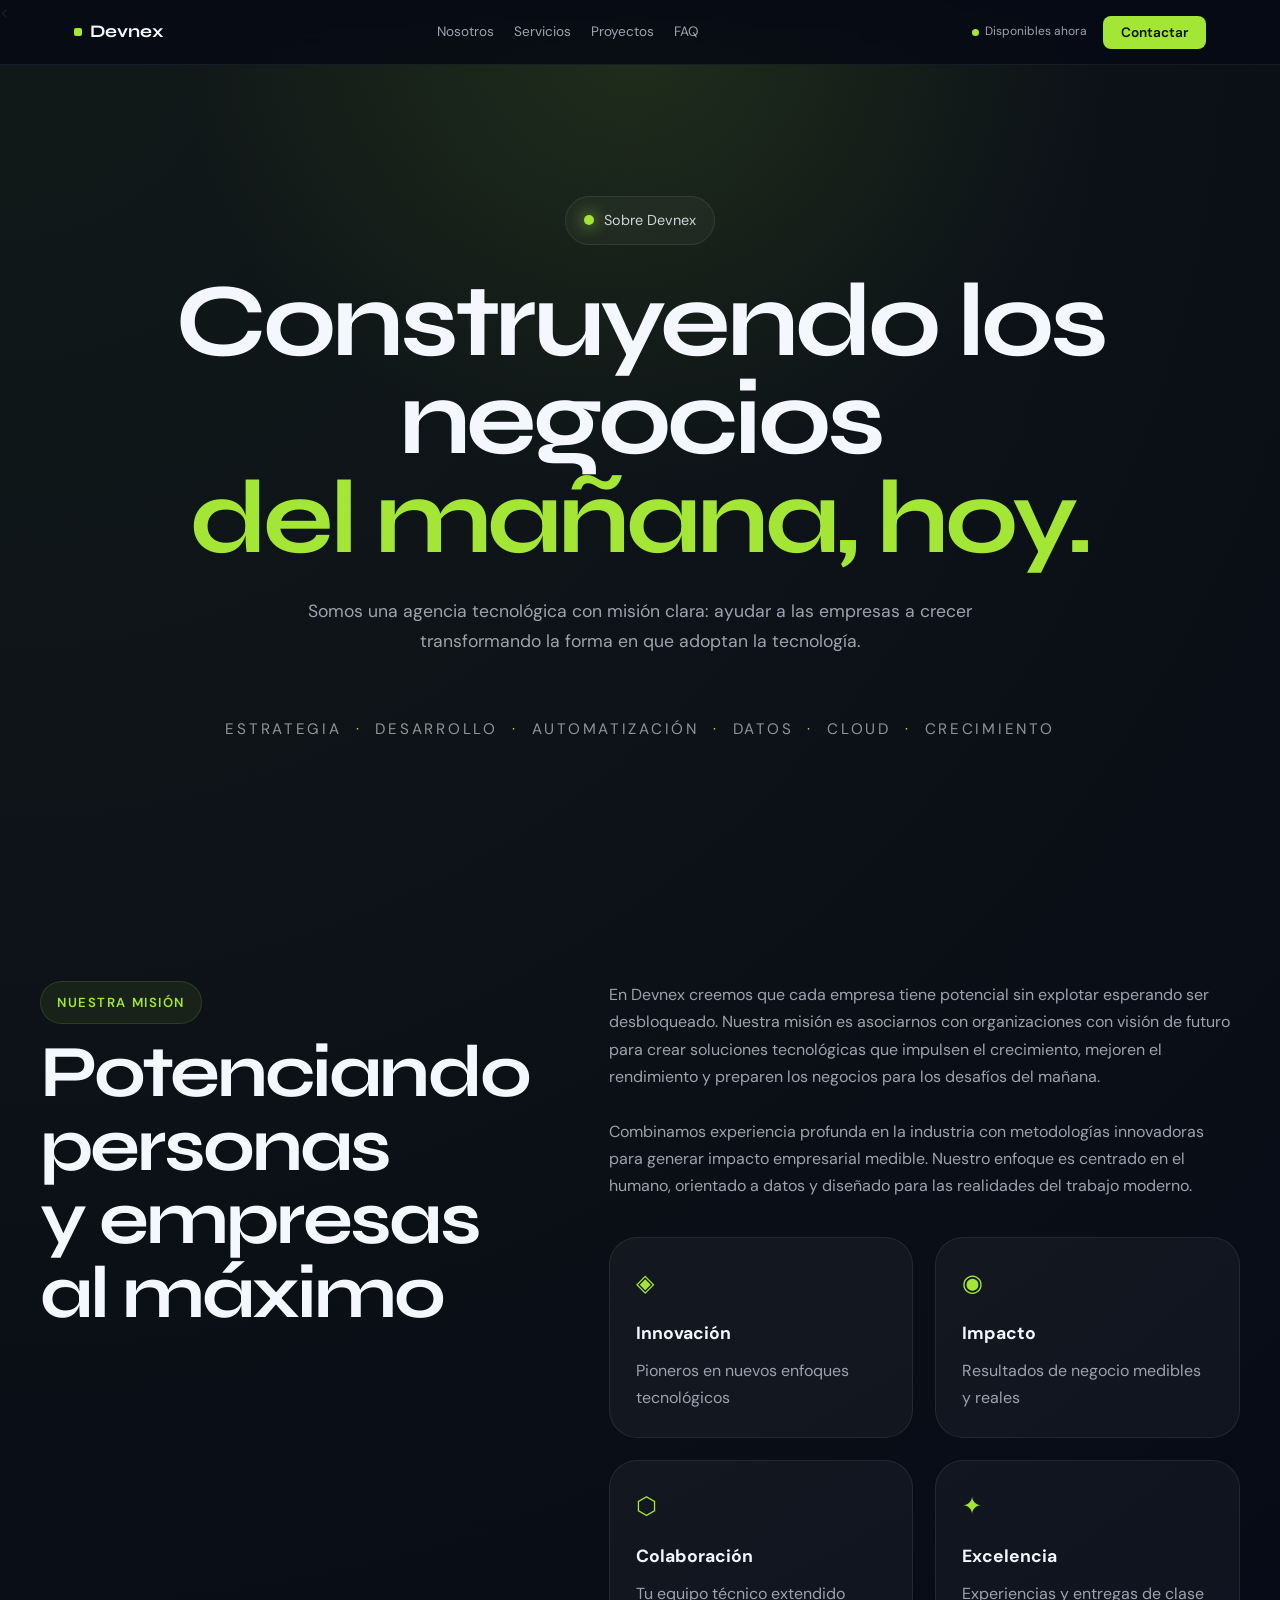
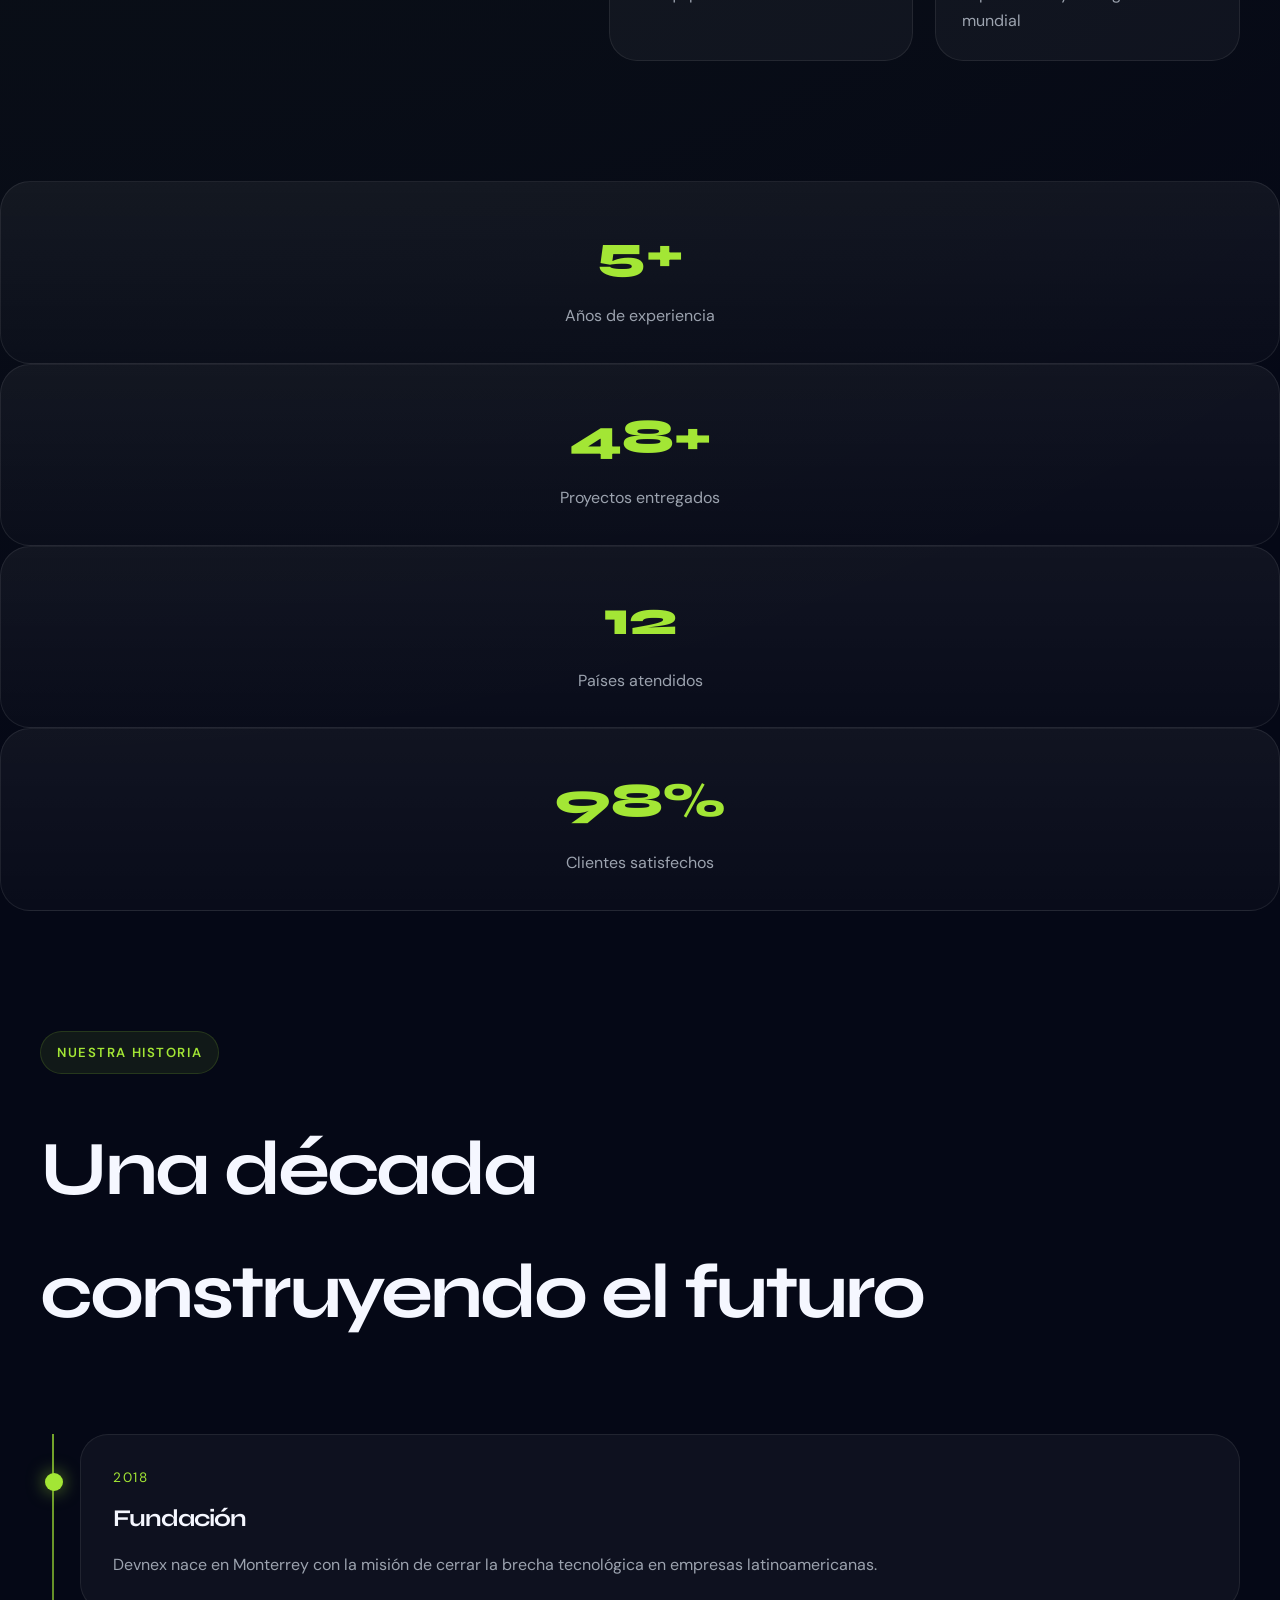
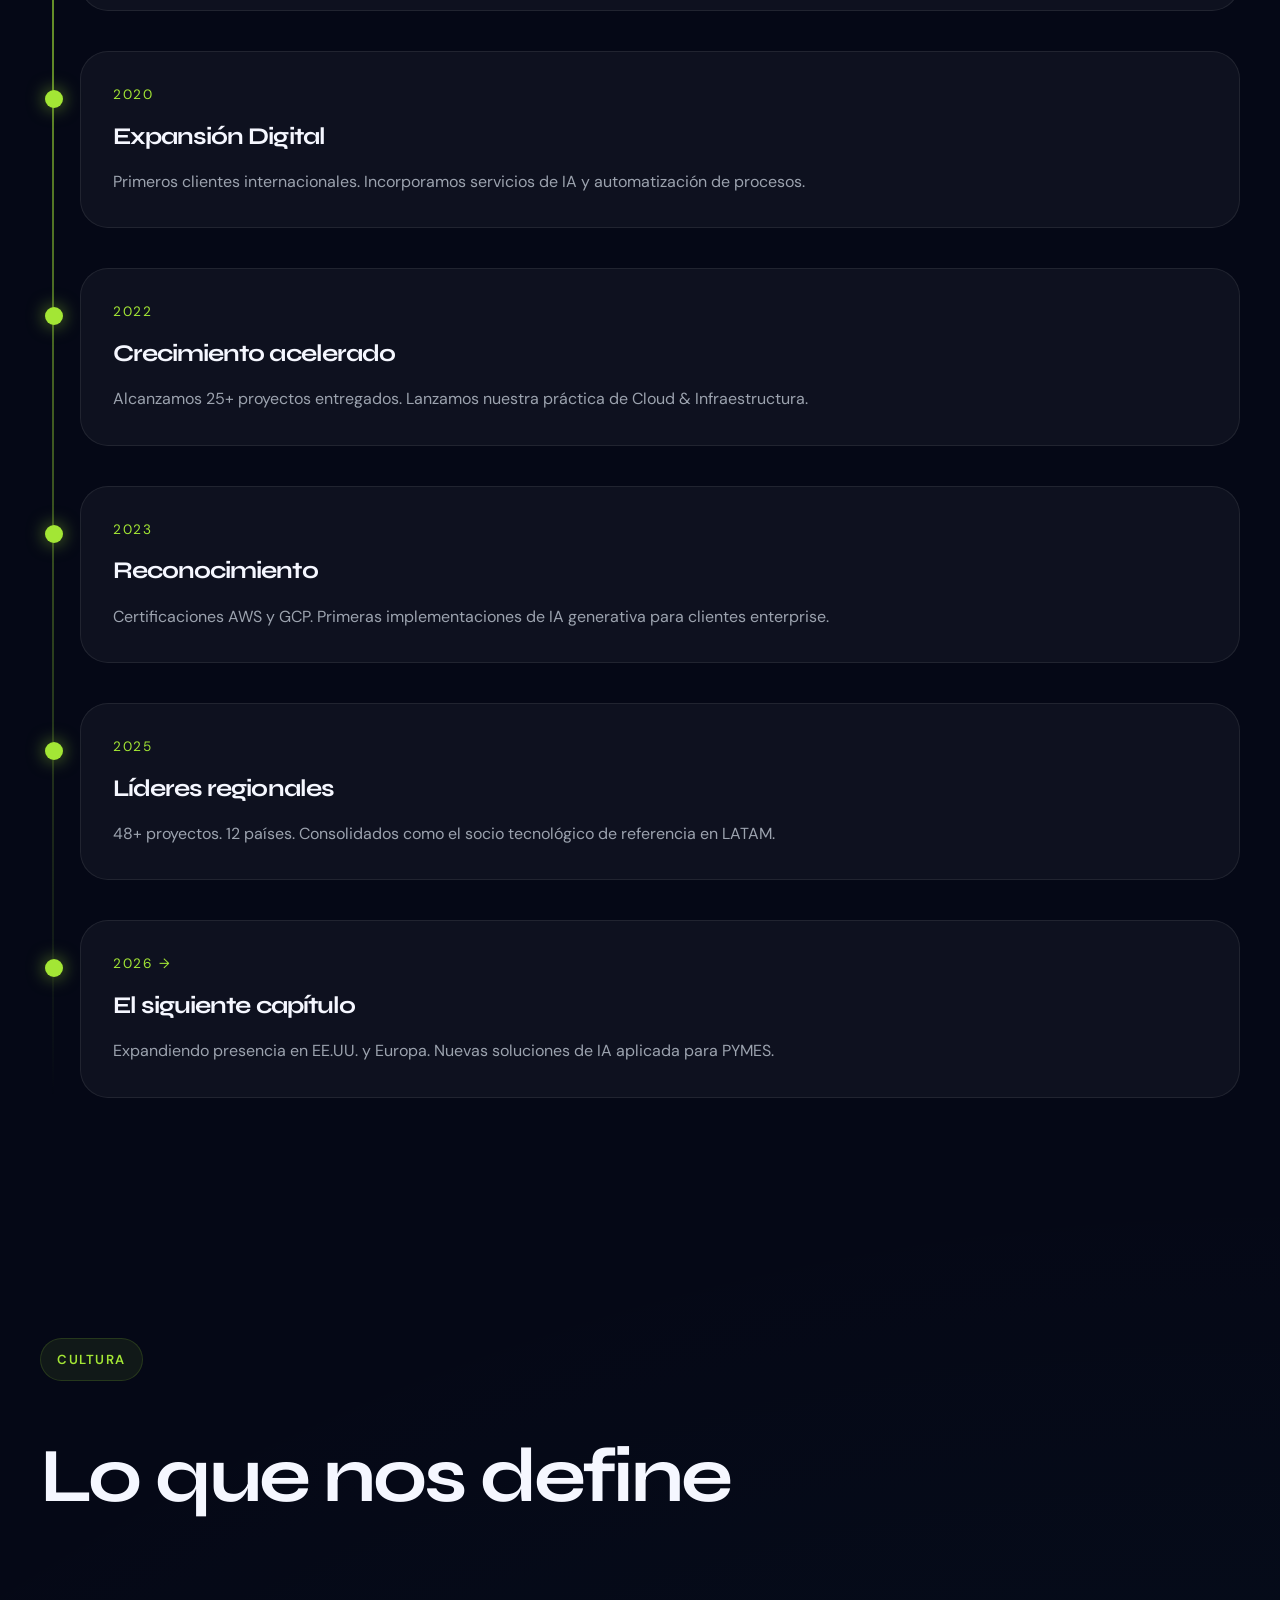
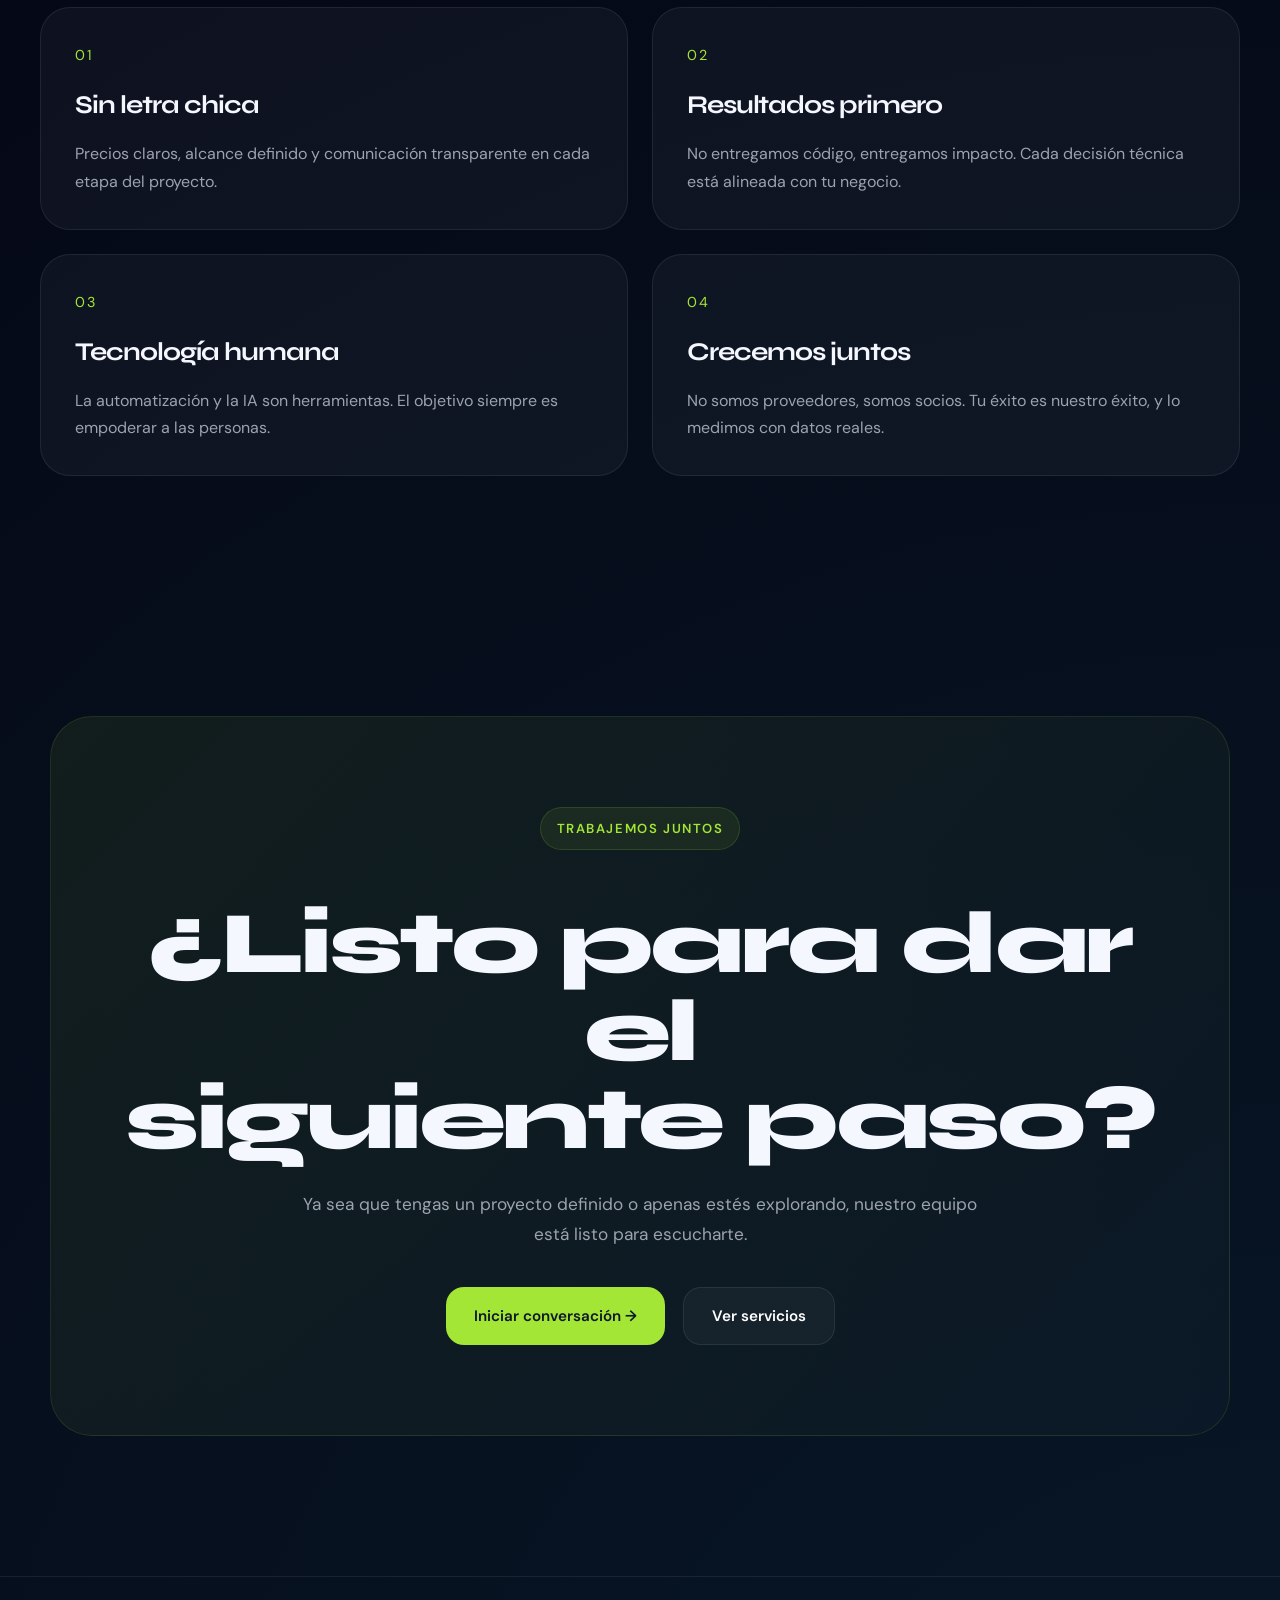
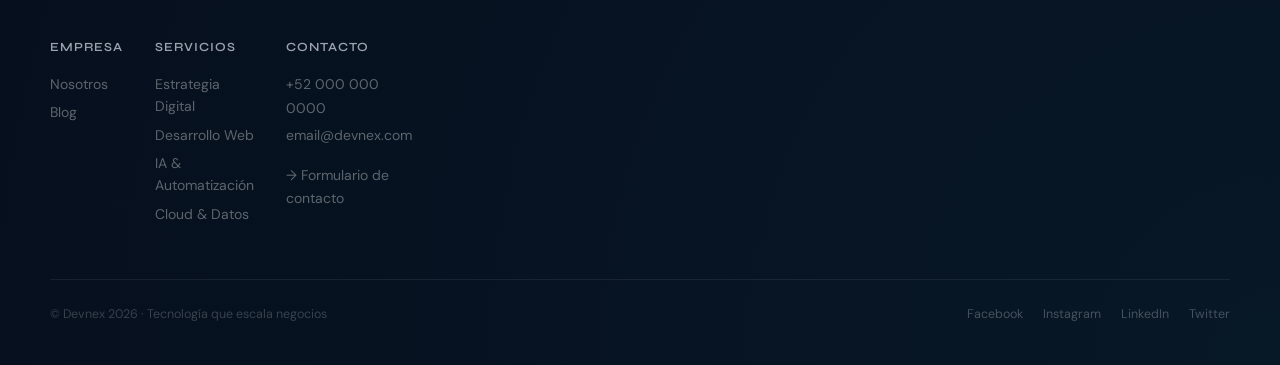
<file: nosotros.html>
<!doctype html>
<html lang="es">
    <head>
        <meta charset="UTF-8" />
        <meta name="viewport" content="width=device-width, initial-scale=1.0" />
        <title>Nosotros — Devnex</title>
        <link rel="stylesheet" href="css/style.css" />
        <link rel="stylesheet" href="css/nosotros.css" />
        <link
            href="https://fonts.googleapis.com/css2?family=Syne:wght@400;500;600;700;800&family=DM+Sans:ital,opsz,wght@0,9..40,300;0,9..40,400;0,9..40,500;1,9..40,300&display=swap"
            rel="stylesheet"
        />
    </head>
    <body>
        <
        <header class="nav-wrapper">
            <div class="navbar">
                <a href="index.html" class="logo">
                    <span class="logo-dot"></span>Devnex
                </a>
                <nav class="nav-links">
                    <a href="nosotros.html">Nosotros</a>
                    <a href="carrito.html">Servicios</a>
                    <a href="index.html#proyectos">Proyectos</a>
                    <a href="index.html#faq">FAQ</a>
                </nav>
                <div class="nav-right">
                    <span class="nav-status"
                        ><span class="status-dot"></span>Disponibles ahora</span
                    >
                    <button
                        class="nav-btn"
                        onclick="window.location.href = 'contactar.html'"
                    >
                        Contactar
                    </button>
                </div>
                <button
                    class="nav-mobile-toggle"
                    id="mobileToggle"
                    aria-label="Menú"
                >
                    <span></span><span></span><span></span>
                </button>
            </div>
            <div class="nav-mobile-menu" id="mobileMenu">
                <a href="#mision">Nosotros</a>
                <a href="#servicios">Servicios</a>
                <a href="#proyectos">Proyectos</a>
                <a href="#faq">FAQ</a>
                <a href="contactar.html" class="mobile-cta">Contactar →</a>
            </div>
        </header>

        <main>
            <section class="about-hero">
                <div class="about-hero-inner">
                    <div class="about-hero-label">
                        <span class="eyebrow-dot"></span>
                        Sobre Devnex
                    </div>
                    <h1>
                        Construyendo los negocios<br /><em>del mañana, hoy.</em>
                    </h1>
                    <p>
                        Somos una agencia tecnológica con misión clara: ayudar a
                        las empresas a crecer transformando la forma en que
                        adoptan la tecnología.
                    </p>
                </div>
                <div class="about-hero-strip">
                    <span>Estrategia</span>
                    <span class="strip-sep">·</span>
                    <span>Desarrollo</span>
                    <span class="strip-sep">·</span>
                    <span>Automatización</span>
                    <span class="strip-sep">·</span>
                    <span>Datos</span>
                    <span class="strip-sep">·</span>
                    <span>Cloud</span>
                    <span class="strip-sep">·</span>
                    <span>Crecimiento</span>
                </div>
            </section>

            <section class="about-mission">
                <div class="am-left">
                    <div class="section-tag">Nuestra Misión</div>
                    <h2>Potenciando personas<br />y empresas al máximo</h2>
                </div>
                <div class="am-right">
                    <p>
                        En Devnex creemos que cada empresa tiene potencial sin
                        explotar esperando ser desbloqueado. Nuestra misión es
                        asociarnos con organizaciones con visión de futuro para
                        crear soluciones tecnológicas que impulsen el
                        crecimiento, mejoren el rendimiento y preparen los
                        negocios para los desafíos del mañana.
                    </p>
                    <p>
                        Combinamos experiencia profunda en la industria con
                        metodologías innovadoras para generar impacto
                        empresarial medible. Nuestro enfoque es centrado en el
                        humano, orientado a datos y diseñado para las realidades
                        del trabajo moderno.
                    </p>
                    <div class="am-pillars">
                        <div class="pillar">
                            <span class="pillar-icon">◈</span>
                            <strong>Innovación</strong>
                            <p>Pioneros en nuevos enfoques tecnológicos</p>
                        </div>
                        <div class="pillar">
                            <span class="pillar-icon">◉</span>
                            <strong>Impacto</strong>
                            <p>Resultados de negocio medibles y reales</p>
                        </div>
                        <div class="pillar">
                            <span class="pillar-icon">⬡</span>
                            <strong>Colaboración</strong>
                            <p>Tu equipo técnico extendido</p>
                        </div>
                        <div class="pillar">
                            <span class="pillar-icon">✦</span>
                            <strong>Excelencia</strong>
                            <p>Experiencias y entregas de clase mundial</p>
                        </div>
                    </div>
                </div>
            </section>

            <div class="about-numbers">
                <div class="abn-item">
                    <span class="abn-num">5+</span
                    ><span class="abn-label">Años de experiencia</span>
                </div>
                <div class="abn-item">
                    <span class="abn-num">48+</span
                    ><span class="abn-label">Proyectos entregados</span>
                </div>
                <div class="abn-item">
                    <span class="abn-num">12</span
                    ><span class="abn-label">Países atendidos</span>
                </div>
                <div class="abn-item">
                    <span class="abn-num">98%</span
                    ><span class="abn-label">Clientes satisfechos</span>
                </div>
            </div>

            <section class="about-timeline">
                <div class="atl-header">
                    <div class="section-tag">Nuestra Historia</div>
                    <h2>Una década<br />construyendo el futuro</h2>
                </div>
                <div class="atl-track">
                    <div class="atl-line"></div>
                    <div class="atl-items">
                        <div class="atl-item">
                            <div class="atl-dot"></div>
                            <div class="atl-year">2018</div>
                            <div class="atl-content">
                                <h3>Fundación</h3>
                                <p>
                                    Devnex nace en Monterrey con la misión de
                                    cerrar la brecha tecnológica en empresas
                                    latinoamericanas.
                                </p>
                            </div>
                        </div>
                        <div class="atl-item">
                            <div class="atl-dot"></div>
                            <div class="atl-year">2020</div>
                            <div class="atl-content">
                                <h3>Expansión Digital</h3>
                                <p>
                                    Primeros clientes internacionales.
                                    Incorporamos servicios de IA y
                                    automatización de procesos.
                                </p>
                            </div>
                        </div>
                        <div class="atl-item">
                            <div class="atl-dot"></div>
                            <div class="atl-year">2022</div>
                            <div class="atl-content">
                                <h3>Crecimiento acelerado</h3>
                                <p>
                                    Alcanzamos 25+ proyectos entregados.
                                    Lanzamos nuestra práctica de Cloud &
                                    Infraestructura.
                                </p>
                            </div>
                        </div>
                        <div class="atl-item">
                            <div class="atl-dot"></div>
                            <div class="atl-year">2023</div>
                            <div class="atl-content">
                                <h3>Reconocimiento</h3>
                                <p>
                                    Certificaciones AWS y GCP. Primeras
                                    implementaciones de IA generativa para
                                    clientes enterprise.
                                </p>
                            </div>
                        </div>
                        <div class="atl-item">
                            <div class="atl-dot"></div>
                            <div class="atl-year">2025</div>
                            <div class="atl-content">
                                <h3>Líderes regionales</h3>
                                <p>
                                    48+ proyectos. 12 países. Consolidados como
                                    el socio tecnológico de referencia en LATAM.
                                </p>
                            </div>
                        </div>
                        <div class="atl-item atl-item--future">
                            <div class="atl-dot atl-dot--future"></div>
                            <div class="atl-year">2026 →</div>
                            <div class="atl-content">
                                <h3>El siguiente capítulo</h3>
                                <p>
                                    Expandiendo presencia en EE.UU. y Europa.
                                    Nuevas soluciones de IA aplicada para PYMES.
                                </p>
                            </div>
                        </div>
                    </div>
                </div>
            </section>

            <!-- VALORES -->
            <section class="about-values">
                <div class="av-header">
                    <div class="section-tag">Cultura</div>
                    <h2>Lo que nos define</h2>
                </div>
                <div class="av-grid">
                    <div class="av-item">
                        <span class="av-num">01</span>
                        <h3>Sin letra chica</h3>
                        <p>
                            Precios claros, alcance definido y comunicación
                            transparente en cada etapa del proyecto.
                        </p>
                    </div>
                    <div class="av-item">
                        <span class="av-num">02</span>
                        <h3>Resultados primero</h3>
                        <p>
                            No entregamos código, entregamos impacto. Cada
                            decisión técnica está alineada con tu negocio.
                        </p>
                    </div>
                    <div class="av-item">
                        <span class="av-num">03</span>
                        <h3>Tecnología humana</h3>
                        <p>
                            La automatización y la IA son herramientas. El
                            objetivo siempre es empoderar a las personas.
                        </p>
                    </div>
                    <div class="av-item">
                        <span class="av-num">04</span>
                        <h3>Crecemos juntos</h3>
                        <p>
                            No somos proveedores, somos socios. Tu éxito es
                            nuestro éxito, y lo medimos con datos reales.
                        </p>
                    </div>
                </div>
            </section>

            <!-- CTA FINAL -->
            <section class="about-cta">
                <div class="about-cta-inner">
                    <div class="section-tag">Trabajemos juntos</div>
                    <h2>¿Listo para dar el<br />siguiente paso?</h2>
                    <p>
                        Ya sea que tengas un proyecto definido o apenas estés
                        explorando, nuestro equipo está listo para escucharte.
                    </p>
                    <div class="about-cta-actions">
                        <button
                            class="btn-primary btn-large"
                            onclick="window.location.href = 'contactar.html'"
                        >
                            Iniciar conversación →
                        </button>
                        <button
                            class="btn-ghost btn-large"
                            onclick="window.location.href = 'carrito.html'"
                        >
                            Ver servicios
                        </button>
                    </div>
                </div>
            </section>
        </main>

        <!-- FOOTER -->
        <footer class="footer">
            <div class="footer-main">
                <div class="footer-links">
                    <div>
                        <h4>Empresa</h4>
                        <a href="nosotros.html">Nosotros</a>
                        <a href="nosotros.html">Blog</a>
                    </div>
                    <div>
                        <h4>Servicios</h4>
                        <a href="carrito.html">Estrategia Digital</a>
                        <a href="carrito.html">Desarrollo Web</a>
                        <a href="carrito.html">IA & Automatización</a>
                        <a href="carrito.html">Cloud & Datos</a>
                    </div>
                    <div id="contacto">
                        <h4>Contacto</h4>
                        <p>+52 000 000 0000</p>
                        <p>email@devnex.com</p>
                        <a
                            href="contactar.html"
                            style="margin-top: 12px; display: inline-block"
                            >→ Formulario de contacto</a
                        >
                    </div>
                </div>
            </div>
            <div class="footer-bottom">
                <p class="copy">
                    © Devnex 2026 · Tecnología que escala negocios
                </p>
                <div class="footer-social">
                    <a href="#">Facebook</a>
                    <a href="#">Instagram</a>
                    <a href="#">LinkedIn</a>
                    <a href="#">Twitter</a>
                </div>
            </div>
        </footer>

        <script>
            const toggle = document.getElementById("mobileToggle");
            const menu = document.getElementById("mobileMenu");
            toggle.addEventListener("click", () => {
                menu.classList.toggle("open");
                toggle.classList.toggle("active");
            });
            menu.querySelectorAll("a").forEach((a) =>
                a.addEventListener("click", () => {
                    menu.classList.remove("open");
                    toggle.classList.remove("active");
                }),
            );

            // Scroll animations
            const observer = new IntersectionObserver(
                (entries) => {
                    entries.forEach((e) => {
                        if (e.isIntersecting) e.target.classList.add("in-view");
                    });
                },
                { threshold: 0.08 },
            );
            document
                .querySelectorAll(
                    ".about-mission, .about-numbers, .about-timeline, .about-team, .about-values, .about-cta",
                )
                .forEach((el) => observer.observe(el));
        </script>
    </body>
</html>
</file>
<file: css/style.css>
*,
*::before,
*::after {
    margin: 0;
    padding: 0;
    box-sizing: border-box;
}

:root {
    --lime: #a3e635;
    --lime-dim: rgba(163, 230, 53, 0.1);
    --lime-glow: rgba(163, 230, 53, 0.22);
    --bg: #060a14;
    --bg-card: rgba(255, 255, 255, 0.03);
    --border: rgba(255, 255, 255, 0.07);
    --border-hover: rgba(163, 230, 53, 0.3);
    --text: #f0f0f0;
    --muted: rgba(255, 255, 255, 0.5);
    --font-display: "Syne", sans-serif;
    --font-body: "DM Sans", sans-serif;
    --radius: 14px;
    --max: 1180px;
}

html {
    scroll-behavior: smooth;
}

body {
    font-family: var(--font-body);
    color: var(--text);
    background: var(--bg);
    background-image:
        radial-gradient(
            ellipse 70% 50% at 15% 5%,
            rgba(163, 230, 53, 0.055) 0%,
            transparent 60%
        ),
        radial-gradient(
            ellipse 50% 60% at 85% 70%,
            rgba(163, 230, 53, 0.035) 0%,
            transparent 55%
        );
    background-attachment: fixed;
    line-height: 1.6;
    font-size: 16px;
    overflow-x: hidden;
}


.nav-wrapper {
    position: sticky;
    top: 0;
    z-index: 300;
    background: rgba(6, 10, 20, 0.85);
    backdrop-filter: blur(20px);
    border-bottom: 1px solid var(--border);
}

.navbar {
    display: flex;
    align-items: center;
    gap: 24px;
    max-width: var(--max);
    margin: 0 auto;
    padding: 0 24px;
    height: 64px;
}

.logo {
    font-family: var(--font-display);
    font-weight: 700;
    font-size: 1.1rem;
    display: flex;
    align-items: center;
    gap: 8px;
    text-decoration: none;
    color: var(--text);
    flex-shrink: 0;
}

.logo-dot {
    width: 8px;
    height: 8px;
    background: var(--lime);
    border-radius: 2px;
    flex-shrink: 0;
}

.nav-links {
    display: flex;
    gap: 20px;
    flex: 1;
    justify-content: center;
}

.nav-links a {
    color: var(--muted);
    text-decoration: none;
    font-size: 0.85rem;
    font-weight: 400;
    transition: color 0.2s;
    white-space: nowrap;
}
.nav-links a:hover {
    color: var(--text);
}

.nav-right {
    display: flex;
    align-items: center;
    gap: 16px;
    flex-shrink: 0;
}

.nav-status {
    display: flex;
    align-items: center;
    gap: 6px;
    font-size: 0.75rem;
    color: var(--muted);
    white-space: nowrap;
}

.status-dot {
    width: 7px;
    height: 7px;
    background: var(--lime);
    border-radius: 50%;
    animation: pulse-dot 2s ease-in-out infinite;
}

@keyframes pulse-dot {
    0%,
    100% {
        box-shadow: 0 0 0 0 rgba(163, 230, 53, 0.5);
    }
    50% {
        box-shadow: 0 0 0 5px rgba(163, 230, 53, 0);
    }
}

.nav-btn {
    background: var(--lime);
    color: #0a1000;
    font-family: var(--font-body);
    font-weight: 600;
    font-size: 0.85rem;
    padding: 8px 18px;
    border-radius: 8px;
    border: none;
    cursor: pointer;
    transition:
        opacity 0.2s,
        transform 0.15s;
    white-space: nowrap;
}
.nav-btn:hover {
    opacity: 0.9;
    transform: translateY(-1px);
}

.nav-mobile-toggle {
    display: none;
    flex-direction: column;
    gap: 5px;
    background: none;
    border: none;
    padding: 4px;
    cursor: pointer;
    margin-left: auto;
}
.nav-mobile-toggle span {
    display: block;
    width: 22px;
    height: 2px;
    background: var(--text);
    border-radius: 2px;
    transition:
        transform 0.25s,
        opacity 0.2s;
}
.nav-mobile-toggle.active span:nth-child(1) {
    transform: translateY(7px) rotate(45deg);
}
.nav-mobile-toggle.active span:nth-child(2) {
    opacity: 0;
}
.nav-mobile-toggle.active span:nth-child(3) {
    transform: translateY(-7px) rotate(-45deg);
}

.nav-mobile-menu {
    display: none;
    flex-direction: column;
    gap: 4px;
    padding: 16px 24px 20px;
    border-top: 1px solid var(--border);
    background: rgba(6, 10, 20, 0.97);
}
.nav-mobile-menu.open {
    display: flex;
}
.nav-mobile-menu a {
    color: var(--muted);
    text-decoration: none;
    font-size: 0.9rem;
    padding: 10px 0;
    border-bottom: 1px solid rgba(255, 255, 255, 0.04);
    transition: color 0.2s;
}
.nav-mobile-menu a:hover {
    color: var(--text);
}
.nav-mobile-menu .mobile-cta {
    color: var(--lime);
    border: none;
    margin-top: 8px;
    font-weight: 600;
}

button {
    cursor: pointer;
    font-family: var(--font-body);
}

.btn-primary {
    background: var(--lime);
    color: #0a1000;
    font-weight: 600;
    font-size: 0.9rem;
    padding: 11px 22px;
    border-radius: 8px;
    border: none;
    transition:
        opacity 0.2s,
        transform 0.15s;
}
.btn-primary:hover {
    opacity: 0.9;
    transform: translateY(-1px);
}

.btn-ghost {
    background: transparent;
    color: var(--text);
    font-size: 0.9rem;
    font-weight: 400;
    padding: 11px 22px;
    border-radius: 8px;
    border: 1px solid var(--border);
    transition:
        border-color 0.2s,
        background 0.2s;
    text-decoration: none;
    display: inline-block;
}
.btn-ghost:hover {
    border-color: rgba(255, 255, 255, 0.2);
    background: rgba(255, 255, 255, 0.04);
}

.btn-large {
    padding: 14px 30px;
    font-size: 0.95rem;
}

.badge {
    display: inline-block;
    background: rgba(163, 230, 53, 0.1);
    border: 1px solid rgba(163, 230, 53, 0.2);
    color: var(--lime);
    padding: 5px 14px;
    border-radius: 20px;
    font-size: 0.78rem;
    font-weight: 500;
}

.section-tag {
    display: inline-block;
    font-size: 0.7rem;
    font-weight: 600;
    letter-spacing: 0.15em;
    text-transform: uppercase;
    color: var(--lime);
    margin-bottom: 12px;
}

.section-title {
    font-family: var(--font-display);
    font-size: clamp(1.8rem, 3.5vw, 2.6rem);
    font-weight: 700;
    letter-spacing: -0.025em;
    line-height: 1.15;
    margin-bottom: 16px;
}

.section {
    max-width: var(--max);
    margin: 0 auto;
    padding: 100px 24px;
}

/* Heroooo */

/* ============================================
   3. HERO (CENTRAL Y POTENTE - ESTILO REFERENCIA)
   ============================================ */
.hero {
    position: relative;
    min-height: 100vh;
    display: flex;
    align-items: center;
    justify-content: center;
    text-align: center;
    padding: 140px 20px 80px; /* Espacio para que la navbar no tape el texto */
    overflow: hidden;
}

/* El resplandor verde suave de fondo */
.hero-glow {
    position: absolute;
    top: 50%;
    left: 50%;
    transform: translate(-50%, -50%);
    width: 60vw;
    height: 60vw;
    background: radial-gradient(
        circle,
        rgba(163, 230, 53, 0.07) 0%,
        transparent 70%
    );
    pointer-events: none;
    z-index: 1;
}

/* Textura de grano (Noise) para acabado profesional */
.hero-noise {
    position: absolute;
    inset: 0;
    background-image: url("https://grainy-gradients.vercel.app/noise.svg");
    opacity: 0.12;
    pointer-events: none;
    mix-blend-mode: overlay;
    z-index: 2;
}

.hero-inner {
    position: relative;
    z-index: 10;
    width: min(950px, 100%);
    margin-inline: auto;
}

.hero-title {
    font-family: var(--font-display);
    font-size: clamp(
        3.5rem,
        10vw,
        7.5rem
    ); /* Tamaño fluido: gigante en PC, ajustado en móvil */
    line-height: 0.92;
    font-weight: 800;
    letter-spacing: -0.05em;
    margin-bottom: 28px;
    color: var(--text);
}

.hero-title em {
    font-style: normal;
    color: var(--lime); /* Resalta "negocios" en verde */
}

.hero-sub {
    font-size: clamp(1.1rem, 2vw, 1.35rem);
    color: var(--muted);
    max-width: 600px;
    margin-inline: auto;
    margin-bottom: 48px;
    line-height: 1.6;
}

.hero-actions {
    display: flex;
    gap: 16px;
    justify-content: center;
    flex-wrap: wrap;
}

/* Botones específicos para el Hero */
.btn-primary-lg {
    background: var(--lime);
    color: #060a14;
    padding: 18px 40px;
    border-radius: 18px;
    font-weight: 700;
    font-size: 1.1rem;
    text-decoration: none;
    transition: 0.3s cubic-bezier(0.4, 0, 0.2, 1);
    border: none;
    cursor: pointer;
    display: inline-block;
}

.btn-primary-lg:hover {
    transform: translateY(-4px);
    box-shadow: 0 12px 30px var(--lime-glow);
}

.btn-ghost-lg {
    background: rgba(255, 255, 255, 0.03);
    color: var(--text);
    padding: 18px 40px;
    border-radius: 18px;
    font-weight: 600;
    font-size: 1.1rem;
    text-decoration: none;
    border: 1px solid var(--border);
    transition: 0.3s;
    display: inline-block;
}

.btn-ghost-lg:hover {
    background: rgba(255, 255, 255, 0.08);
    border-color: var(--muted);
}

/* ---- MARQUEE (Empresas - Parte inferior del Hero) ---- */
.hero-footer {
    margin-top: 100px;
    opacity: 0.5;
}

.hero-footer p {
    font-size: 0.85rem;
    text-transform: uppercase;
    letter-spacing: 0.2em;
    color: var(--muted);
    margin-bottom: 30px;
}

/* Animación de entrada para que el texto aparezca suavemente */
.hero-inner {
    animation: fadeUp 1s cubic-bezier(0.2, 0.8, 0.2, 1) forwards;
}

@keyframes fadeUp {
    from {
        opacity: 0;
        transform: translateY(40px);
    }
    to {
        opacity: 1;
        transform: translateY(0);
    }
}

.marquee-wrap {
    border-top: 1px solid var(--border);
    border-bottom: 1px solid var(--border);
    padding: 28px 0;
    overflow: hidden;
    position: relative;
}

.marquee-label {
    position: absolute;
    left: 0;
    top: 0;
    bottom: 0;
    display: flex;
    align-items: center;
    padding: 0 24px;
    font-size: 0.68rem;
    letter-spacing: 0.12em;
    text-transform: uppercase;
    color: rgba(255, 255, 255, 0.2);
    background: linear-gradient(to right, var(--bg) 70%, transparent);
    z-index: 1;
    white-space: nowrap;
}

.marquee-track-wrap {
    overflow: hidden;
}

.marquee-track {
    display: flex;
    gap: 60px;
    width: max-content;
    animation: marquee 30s linear infinite;
    padding-left: 180px;
}

.marquee-track span {
    font-family: var(--font-display);
    font-size: 0.78rem;
    font-weight: 600;
    letter-spacing: 0.14em;
    text-transform: uppercase;
    color: rgba(255, 255, 255, 0.25);
    white-space: nowrap;
    transition: color 0.2s;
}

.marquee-track span:hover {
    color: rgba(255, 255, 255, 0.6);
}

@keyframes marquee {
    from {
        transform: translateX(0);
    }
    to {
        transform: translateX(-33.33%);
    }
}

.mv-section {
    border-top: 1px solid var(--border);
}

.mv-header {
    margin-bottom: 60px;
}

.mv-body {
    display: grid;
    grid-template-columns: 1fr 1fr;
    gap: 60px;
    align-items: start;
}

.mv-text p {
    color: var(--muted);
    font-size: 1rem;
    line-height: 1.75;
    margin-bottom: 20px;
    max-width: 480px;
}

.mv-values {
    display: flex;
    gap: 8px;
    flex-wrap: wrap;
    margin-top: 32px;
}

.mv-values span {
    background: var(--bg-card);
    border: 1px solid var(--border);
    color: var(--muted);
    padding: 6px 16px;
    border-radius: 20px;
    font-size: 0.78rem;
    transition:
        border-color 0.2s,
        color 0.2s;
}
.mv-values span:hover {
    border-color: var(--border-hover);
    color: var(--text);
}

.mv-cards {
    display: flex;
    flex-direction: column;
    gap: 16px;
}

.mv-card {
    padding: 32px;
    background: var(--bg-card);
    border: 1px solid var(--border);
    border-radius: var(--radius);
    transition: border-color 0.3s;
}
.mv-card:hover {
    border-color: var(--border-hover);
}

.mvc-num {
    font-family: var(--font-display);
    font-size: 3rem;
    font-weight: 800;
    color: rgba(163, 230, 53, 0.1);
    line-height: 1;
    margin-bottom: 8px;
}

.mv-card h3 {
    font-family: var(--font-display);
    font-size: 1.2rem;
    font-weight: 700;
    margin-bottom: 8px;
}

.mv-card p {
    color: var(--muted);
    font-size: 0.9rem;
    line-height: 1.65;
}

.numbers-section {
    border-top: 1px solid var(--border);
    border-bottom: 1px solid var(--border);
    background: rgba(163, 230, 53, 0.025);
}

.numbers-inner {
    max-width: var(--max);
    margin: 0 auto;
    padding: 70px 24px;
    display: grid;
    grid-template-columns: repeat(4, 1fr);
    gap: 0;
}

.number-item {
    text-align: center;
    padding: 20px;
    position: relative;
}

.number-item + .number-item::before {
    content: "";
    position: absolute;
    left: 0;
    top: 20%;
    bottom: 20%;
    width: 1px;
    background: var(--border);
}

.ni-num {
    display: block;
    font-family: var(--font-display);
    font-size: clamp(2.5rem, 5vw, 4rem);
    font-weight: 800;
    color: var(--lime);
    line-height: 1;
    margin-bottom: 8px;
}

.ni-label {
    font-size: 0.8rem;
    color: var(--muted);
    letter-spacing: 0.04em;
}

.services-header {
    display: flex;
    justify-content: space-between;
    align-items: flex-end;
    margin-bottom: 48px;
}

.services-sub {
    color: var(--muted);
    font-size: 0.95rem;
    max-width: 320px;
    text-align: right;
}

.services-grid {
    display: grid;
    grid-template-columns: repeat(4, 1fr);
    gap: 16px;
    margin-bottom: 32px;
}

.service-card {
    position: relative;
    padding: 28px 24px;
    background: var(--bg-card);
    border: 1px solid var(--border);
    border-radius: var(--radius);
    cursor: pointer;
    transition:
        border-color 0.25s,
        transform 0.25s,
        background 0.25s;
    user-select: none;
}

.service-card:hover {
    border-color: rgba(255, 255, 255, 0.15);
    transform: translateY(-3px);
}
.service-card.selected {
    border-color: var(--lime);
    background: rgba(163, 230, 53, 0.06);
}

.service-check {
    position: absolute;
    top: 16px;
    right: 16px;
    width: 22px;
    height: 22px;
    background: var(--lime);
    color: #0a1000;
    border-radius: 50%;
    display: flex;
    align-items: center;
    justify-content: center;
    font-size: 0.7rem;
    font-weight: 700;
    opacity: 0;
    transform: scale(0.5);
    transition:
        opacity 0.2s,
        transform 0.2s;
}
.service-card.selected .service-check {
    opacity: 1;
    transform: scale(1);
}

.sc-top {
    display: flex;
    justify-content: space-between;
    align-items: center;
    margin-bottom: 16px;
}
.service-icon {
    font-size: 1.5rem;
    color: var(--lime);
}
.sc-num {
    font-family: var(--font-display);
    font-size: 0.7rem;
    color: rgba(255, 255, 255, 0.15);
    font-weight: 700;
}

.service-card h3 {
    font-family: var(--font-display);
    font-size: 1rem;
    font-weight: 600;
    margin-bottom: 8px;
}
.service-card p {
    color: var(--muted);
    font-size: 0.83rem;
    line-height: 1.6;
    margin-bottom: 14px;
}
.service-card ul {
    list-style: none;
}
.service-card li {
    font-size: 0.78rem;
    color: var(--muted);
    padding: 3px 0 3px 14px;
    position: relative;
    cursor: default;
}
.service-card li::before {
    content: "›";
    position: absolute;
    left: 0;
    color: var(--lime);
    font-weight: 700;
}

/* Tooltip */
.service-card li .tooltip {
    display: none;
    position: absolute;
    left: 0;
    bottom: 110%;
    background: rgba(15, 15, 15, 0.95);
    border: 1px solid rgba(255,255,255,0.1);
    color: #ccc;
    font-size: 0.75rem;
    padding: 5px 10px;
    border-radius: 6px;
    white-space: nowrap;
    z-index: 10;
    pointer-events: none;
}
.service-card li:hover .tooltip {
    display: block;
}

.services-footer {
    text-align: center;
    padding-top: 8px;
}

.cart-bar {
    position: fixed;
    bottom: 28px;
    left: 50%;
    transform: translateX(-50%) translateY(120px);
    opacity: 0;
    background: #0d1322;
    border: 1px solid rgba(163, 230, 53, 0.35);
    border-radius: var(--radius);
    padding: 14px 20px;
    display: flex;
    align-items: center;
    gap: 16px;
    z-index: 500;
    box-shadow:
        0 20px 60px rgba(0, 0, 0, 0.6),
        0 0 40px rgba(163, 230, 53, 0.08);
    transition:
        transform 0.35s cubic-bezier(0.34, 1.56, 0.64, 1),
        opacity 0.3s;
    max-width: 660px;
    width: calc(100% - 48px);
}
.cart-bar.visible {
    transform: translateX(-50%) translateY(0);
    opacity: 1;
}
.cart-info {
    display: flex;
    align-items: center;
    gap: 8px;
    font-size: 0.875rem;
    font-weight: 500;
    white-space: nowrap;
}
.cart-services {
    display: flex;
    gap: 6px;
    flex-wrap: wrap;
    flex: 1;
}
.cart-tag {
    background: var(--lime-dim);
    border: 1px solid rgba(163, 230, 53, 0.2);
    color: var(--lime);
    font-size: 0.7rem;
    padding: 3px 10px;
    border-radius: 20px;
    font-weight: 500;
}

.process-header {
    text-align: center;
    margin-bottom: 60px;
}

.process-grid {
    display: grid;
    grid-template-columns: repeat(4, 1fr);
    gap: 0;
}

.process-step {
    padding: 32px 28px;
    border-right: 1px solid var(--border);
    transition: background 0.3s;
    position: relative;
}
.process-step:last-child {
    border-right: none;
}
.process-step:hover {
    background: rgba(163, 230, 53, 0.03);
}

.ps-num {
    font-family: var(--font-display);
    font-size: 3rem;
    font-weight: 800;
    color: rgba(163, 230, 53, 0.12);
    line-height: 1;
    margin-bottom: 16px;
}

.ps-line {
    width: 24px;
    height: 2px;
    background: var(--lime);
    margin-bottom: 16px;
    border-radius: 1px;
}

.process-step h3 {
    font-family: var(--font-display);
    font-size: 1rem;
    font-weight: 600;
    margin-bottom: 10px;
}
.process-step p {
    color: var(--muted);
    font-size: 0.83rem;
    line-height: 1.65;
}

.process-cta {
    text-align: center;
    margin-top: 48px;
}

.img-scroll-wrap {
    overflow: hidden;
    padding: 12px 0;
}

.img-scroll-track {
    display: flex;
    gap: 20px;
    width: max-content;
}
.img-scroll-track.left {
    animation: marquee 32s linear infinite;
}
.img-scroll-track.right {
    animation: marquee-rev 32s linear infinite;
}

.img-scroll-track img {
    width: 300px;
    height: 180px;
    object-fit: cover;
    border-radius: 10px;
    border: 1px solid var(--border);
    transition:
        transform 0.3s,
        box-shadow 0.3s;
}
.img-scroll-track img:hover {
    transform: scale(1.04);
    box-shadow: 0 0 30px rgba(163, 230, 53, 0.18);
}
.img-scroll-wrap:hover .img-scroll-track {
    animation-play-state: paused;
}

@keyframes marquee-rev {
    from {
        transform: translateX(-50%);
    }
    to {
        transform: translateX(0);
    }
}

.cases-header {
    display: flex;
    justify-content: space-between;
    align-items: flex-end;
    margin-bottom: 32px;
}

.carousel-buttons {
    display: flex;
    gap: 8px;
}
.carousel-buttons button {
    width: 40px;
    height: 40px;
    border-radius: 8px;
    background: var(--bg-card);
    border: 1px solid var(--border);
    color: var(--text);
    font-size: 1.3rem;
    transition:
        border-color 0.2s,
        background 0.2s;
}
.carousel-buttons button:hover {
    border-color: var(--border-hover);
    background: var(--lime-dim);
}

.slide {
    display: none;
    gap: 28px;
}
.slide.active {
    display: flex;
}
.slide-image {
    flex: 1;
}
.slide-image img {
    width: 100%;
    height: 100%;
    min-height: 320px;
    object-fit: cover;
    border-radius: var(--radius);
}
.slide-content {
    flex: 1;
    padding: 44px;
    background: var(--bg-card);
    border: 1px solid var(--border);
    border-radius: var(--radius);
    display: flex;
    flex-direction: column;
    justify-content: center;
    gap: 16px;
}

.slide-tags {
    display: flex;
    gap: 8px;
    flex-wrap: wrap;
}
.slide-tags span {
    font-size: 0.7rem;
    padding: 4px 12px;
    border-radius: 20px;
    background: rgba(163, 230, 53, 0.08);
    border: 1px solid rgba(163, 230, 53, 0.15);
    color: var(--lime);
    font-weight: 500;
}
.slide-content h3 {
    font-family: var(--font-display);
    font-size: 1.5rem;
    font-weight: 700;
    letter-spacing: -0.01em;
}
.slide-content p {
    color: var(--muted);
    font-size: 0.92rem;
    line-height: 1.65;
}

.team-section .section-title {
    margin-bottom: 48px;
}

.team-grid {
    display: grid;
    grid-template-columns: repeat(4, 1fr);
    gap: 16px;
}

.team-card {
    padding: 28px 24px;
    background: var(--bg-card);
    border: 1px solid var(--border);
    border-radius: var(--radius);
    transition:
        border-color 0.3s,
        transform 0.3s;
}
.team-card:hover {
    border-color: var(--border-hover);
    transform: translateY(-4px);
}

.team-avatar {
    width: 52px;
    height: 52px;
    border-radius: 12px;
    display: flex;
    align-items: center;
    justify-content: center;
    font-family: var(--font-display);
    font-weight: 700;
    font-size: 1rem;
    color: rgba(255, 255, 255, 0.9);
    margin-bottom: 16px;
}

.team-info h3 {
    font-family: var(--font-display);
    font-size: 0.95rem;
    font-weight: 700;
    margin-bottom: 4px;
}
.team-info span {
    font-size: 0.75rem;
    color: var(--lime);
    font-weight: 500;
    display: block;
    margin-bottom: 10px;
}
.team-info p {
    color: var(--muted);
    font-size: 0.82rem;
    line-height: 1.6;
}

.why-inner {
    display: grid;
    grid-template-columns: 380px 1fr;
    gap: 80px;
    align-items: start;
}

.why-left {
    position: sticky;
    top: 100px;
}
.why-left p {
    color: var(--muted);
    font-size: 0.95rem;
    line-height: 1.7;
    margin-bottom: 28px;
}

.why-right {
    display: flex;
    flex-direction: column;
    gap: 0;
}

.why-item {
    display: flex;
    gap: 20px;
    padding: 28px 0;
    border-bottom: 1px solid var(--border);
    transition: background 0.2s;
}
.why-item:first-child {
    border-top: 1px solid var(--border);
}
.why-item:hover {
    padding-left: 12px;
}

.wi-icon {
    font-size: 1.2rem;
    color: var(--lime);
    flex-shrink: 0;
    margin-top: 2px;
}
.why-item h3 {
    font-family: var(--font-display);
    font-size: 1.05rem;
    font-weight: 600;
    margin-bottom: 6px;
}
.why-item p {
    color: var(--muted);
    font-size: 0.875rem;
    line-height: 1.6;
}

.blog-header {
    display: flex;
    justify-content: space-between;
    align-items: flex-end;
    margin-bottom: 36px;
}

.blog-grid {
    display: grid;
    grid-template-columns: 1fr 1fr 1fr;
    gap: 16px;
}

.blog-card {
    background: var(--bg-card);
    border: 1px solid var(--border);
    border-radius: var(--radius);
    overflow: hidden;
    transition:
        border-color 0.25s,
        transform 0.25s;
}
.blog-card:hover {
    border-color: rgba(255, 255, 255, 0.15);
    transform: translateY(-3px);
}

.blog-card--featured {
    grid-column: span 1;
}

.blog-img {
    overflow: hidden;
    height: 180px;
}
.blog-img img {
    width: 100%;
    height: 100%;
    object-fit: cover;
    transition: transform 0.4s;
}
.blog-card:hover .blog-img img {
    transform: scale(1.04);
}

.blog-body {
    padding: 24px;
}
.blog-cat {
    font-size: 0.68rem;
    font-weight: 600;
    letter-spacing: 0.1em;
    text-transform: uppercase;
    color: var(--lime);
    display: block;
    margin-bottom: 8px;
}
.blog-card h3 {
    font-family: var(--font-display);
    font-size: 0.95rem;
    font-weight: 700;
    line-height: 1.35;
    margin-bottom: 10px;
    padding: 0 24px;
}
.blog-card--featured h3 {
    padding: 0;
}
.blog-card p {
    color: var(--muted);
    font-size: 0.82rem;
    line-height: 1.6;
    padding: 0 24px;
    margin-bottom: 16px;
}
.blog-card--featured p {
    padding: 0;
}
.blog-link {
    color: var(--lime);
    font-size: 0.8rem;
    font-weight: 600;
    text-decoration: none;
    padding: 0 24px;
    display: inline-block;
    margin-bottom: 24px;
    transition: opacity 0.2s;
}
.blog-card--featured .blog-link {
    padding: 0;
}
.blog-link:hover {
    opacity: 0.7;
}

.blog-card:not(.blog-card--featured) .blog-cat {
    padding: 24px 24px 0;
}

.faq-inner {
    display: grid;
    grid-template-columns: 320px 1fr;
    gap: 80px;
    align-items: start;
}

.faq-left {
    position: sticky;
    top: 100px;
}
.faq-left p {
    color: var(--muted);
    font-size: 0.9rem;
}

.faq-right {
    display: flex;
    flex-direction: column;
    gap: 8px;
}

details {
    background: var(--bg-card);
    border: 1px solid var(--border);
    border-radius: 10px;
    overflow: hidden;
    transition: border-color 0.2s;
}
details[open] {
    border-color: rgba(255, 255, 255, 0.12);
}

summary {
    cursor: pointer;
    padding: 18px 22px;
    font-weight: 500;
    font-size: 0.95rem;
    list-style: none;
    display: flex;
    justify-content: space-between;
    align-items: center;
}
summary::after {
    content: "+";
    color: var(--lime);
    font-size: 1.2rem;
    font-weight: 300;
    flex-shrink: 0;
    transition: transform 0.2s;
}
details[open] summary::after {
    transform: rotate(45deg);
}
summary::-webkit-details-marker {
    display: none;
}

details p {
    padding: 0 22px 18px;
    color: var(--muted);
    font-size: 0.9rem;
    line-height: 1.65;
}

.about-cta {
    padding: 120px 0 140px;
}

.about-cta-inner {
    padding: 90px 50px;
    border-radius: 42px; /* Bordes más amplios y modernos */
    background: linear-gradient(
        135deg,
        rgba(163, 230, 53, 0.08),
        rgba(255, 255, 255, 0.02)
    );
    border: 1px solid rgba(163, 230, 53, 0.12);
    text-align: center;
    max-width: var(--max);
    margin: 0 auto;
}

.about-cta-inner .section-tag {
    margin-bottom: 24px;
}

.about-cta-inner h2 {
    font-family: var(--font-display);
    font-size: clamp(2.8rem, 7vw, 5.5rem);
    font-weight: 800;
    line-height: 1;
    margin: 26px 0;
    letter-spacing: -0.04em;
    color: var(--text);
}

.about-cta-inner p {
    width: min(700px, 100%);
    margin-inline: auto;
    font-size: 1.08rem;
    color: var(--muted);
    line-height: 1.7;
}

.about-cta-actions {
    display: flex;
    justify-content: center;
    gap: 18px;
    margin-top: 38px;
}

.footer {
    border-top: 1px solid var(--border);
    padding: 60px 24px 40px;
}

.footer-main {
    display: grid;
    grid-template-columns: 280px 1fr;
    gap: 60px;
    max-width: var(--max);
    margin: 0 auto 48px;
}

.footer-brand p {
    color: var(--muted);
    font-size: 0.85rem;
    margin: 10px 0 16px;
    line-height: 1.65;
}

.footer-brand input {
    width: 100%;
    padding: 10px 14px;
    background: var(--bg-card);
    border: 1px solid var(--border);
    border-radius: 8px;
    color: var(--text);
    font-family: var(--font-body);
    font-size: 0.85rem;
    outline: none;
    transition: border-color 0.2s;
}
.footer-brand input:focus {
    border-color: rgba(163, 230, 53, 0.3);
}
.footer-brand input::placeholder {
    color: rgba(255, 255, 255, 0.2);
}

.footer-links {
    display: grid;
    grid-template-columns: repeat(3, 1fr);
    gap: 32px;
}

.footer-links h4 {
    font-family: var(--font-display);
    font-weight: 600;
    font-size: 0.78rem;
    letter-spacing: 0.08em;
    text-transform: uppercase;
    margin-bottom: 16px;
    color: var(--muted);
}

.footer-links a {
    display: block;
    color: rgba(255, 255, 255, 0.35);
    text-decoration: none;
    font-size: 0.875rem;
    margin: 6px 0;
    transition: color 0.2s;
}
.footer-links a:hover {
    color: var(--text);
}
.footer-links p {
    font-size: 0.875rem;
    color: rgba(255, 255, 255, 0.35);
    margin: 4px 0;
}

.footer-bottom {
    display: flex;
    justify-content: space-between;
    align-items: center;
    max-width: var(--max);
    margin: 0 auto;
    padding-top: 24px;
    border-top: 1px solid var(--border);
}

.copy {
    font-size: 0.78rem;
    color: rgba(255, 255, 255, 0.2);
}

.footer-social {
    display: flex;
    gap: 20px;
}
.footer-social a {
    font-size: 0.78rem;
    color: rgba(255, 255, 255, 0.25);
    text-decoration: none;
    transition: color 0.2s;
}
.footer-social a:hover {
    color: var(--text);
}

.section,
.numbers-section,
.img-scroll-wrap,
.marquee-wrap {
    opacity: 0;
    transform: translateY(24px);
    transition:
        opacity 0.6s ease,
        transform 0.6s ease;
}
.section.in-view,
.numbers-section.in-view,
.img-scroll-wrap.in-view,
.marquee-wrap.in-view {
    opacity: 1;
    transform: translateY(0);
}

@media (max-width: 1080px) {
    .services-grid {
        grid-template-columns: repeat(2, 1fr);
    }
    .team-grid {
        grid-template-columns: repeat(2, 1fr);
    }
    .process-grid {
        grid-template-columns: repeat(2, 1fr);
    }
    .process-step {
        border-right: none;
        border-bottom: 1px solid var(--border);
    }
    .process-step:last-child {
        border-bottom: none;
    }
    .blog-grid {
        grid-template-columns: 1fr 1fr;
    }
    .blog-card--featured {
        grid-column: span 2;
    }
}

@media (max-width: 900px) {
    .nav-links,
    .nav-status {
        display: none;
    }
    .nav-mobile-toggle {
        display: flex;
    }
    .nav-right .nav-btn {
        display: none;
    }

    .about-cta-inner {
        padding: 60px 28px;
    }

    .mv-body {
        grid-template-columns: 1fr;
    }
    .numbers-inner {
        grid-template-columns: repeat(2, 1fr);
    }
    .why-inner {
        grid-template-columns: 1fr;
    }
    .why-left {
        position: static;
    }
    .faq-inner {
        grid-template-columns: 1fr;
    }
    .faq-left {
        position: static;
    }
    .slide {
        flex-direction: column;
    }
    .footer-main {
        grid-template-columns: 1fr;
        gap: 40px;
    }
    .footer-bottom {
        flex-direction: column;
        gap: 16px;
    }
    .footer-links {
        grid-template-columns: repeat(2, 1fr);
    }
    .services-header {
        flex-direction: column;
        align-items: flex-start;
        gap: 12px;
    }
    .services-sub {
        text-align: left;
    }
}

@media (max-width: 680px) {
    .services-grid {
        grid-template-columns: 1fr;
    }
    .team-grid {
        grid-template-columns: 1fr;
    }
    .blog-grid {
        grid-template-columns: 1fr;
    }
    .blog-card--featured {
        grid-column: span 1;
    }
    .numbers-inner {
        grid-template-columns: repeat(2, 1fr);
    }
    .cart-bar {
        flex-direction: column;
        align-items: flex-start;
        gap: 10px;
    }
    .process-grid {
        grid-template-columns: 1fr;
    }
    .cta-inner {
        padding: 60px 24px;
    }
    .slide-content {
        padding: 28px;
    }
    .footer-links {
        grid-template-columns: 1fr;
    }
}
</file>
<file: css/nosotros.css>
:root {
    --bg: #050816;
    --panel: rgba(255, 255, 255, 0.04);
    --panel-border: rgba(255, 255, 255, 0.08);
    --text: #f5f7ff;
    --muted: #9ca3af;
    --primary: #a3e635;
    --primary-dark: #3d6b00;
}

html {
    scroll-behavior: smooth;
}

body {
    background:
        radial-gradient(
            circle at top left,
            rgba(163, 230, 53, 0.08),
            transparent 35%
        ),
        radial-gradient(
            circle at bottom right,
            rgba(34, 211, 238, 0.08),
            transparent 35%
        ),
        var(--bg);

    color: var(--text);
    font-family: "DM Sans", sans-serif;
    overflow-x: hidden;
}

section {
    width: min(1200px, calc(100% - 40px));
    margin-inline: auto;
}

h1,
h2,
h3,
h4 {
    font-family: "Syne", sans-serif;
    letter-spacing: -0.04em;
}

p {
    color: var(--muted);
    line-height: 1.7;
}

.section-tag {
    display: inline-flex;
    align-items: center;
    gap: 10px;

    padding: 10px 16px;

    border-radius: 999px;

    background: rgba(163, 230, 53, 0.08);
    border: 1px solid rgba(163, 230, 53, 0.15);

    color: var(--primary);

    font-size: 0.82rem;
    font-weight: 600;
    text-transform: uppercase;
    letter-spacing: 0.12em;
}

.btn-primary,
.btn-ghost {
    border: none;
    border-radius: 18px;

    padding: 15px 24px;

    font-size: 0.95rem;
    font-weight: 600;

    cursor: pointer;
    transition: 0.25s ease;
}

.btn-primary {
    background: var(--primary);
    color: #0f172a;
}

.btn-primary:hover {
    transform: translateY(-2px);
    box-shadow: 0 12px 30px rgba(163, 230, 53, 0.18);
}

.btn-ghost {
    background: rgba(255, 255, 255, 0.04);
    border: 1px solid var(--panel-border);
    color: white;
}

.btn-ghost:hover {
    background: rgba(255, 255, 255, 0.08);
}

.about-hero {
    padding-top: 170px;
    padding-bottom: 120px;

    position: relative;
    overflow: hidden;
}

.about-hero::before {
    content: "";

    position: absolute;
    inset: 0;

    background: radial-gradient(
        circle at top center,
        rgba(163, 230, 53, 0.12),
        transparent 45%
    );

    pointer-events: none;
}

.about-hero-inner {
    width: min(950px, 100%);
    margin-inline: auto;

    text-align: center;
    position: relative;
    z-index: 2;
}

.about-hero-label {
    display: inline-flex;
    align-items: center;
    gap: 10px;

    padding: 12px 18px;

    background: rgba(255, 255, 255, 0.04);
    border: 1px solid var(--panel-border);

    border-radius: 999px;

    margin-bottom: 28px;

    font-size: 0.9rem;
    color: #d1d5db;
}

.eyebrow-dot {
    width: 10px;
    height: 10px;

    border-radius: 999px;

    background: var(--primary);

    box-shadow: 0 0 16px var(--primary);
}

.about-hero h1 {
    font-size: clamp(3rem, 9vw, 6.5rem);
    line-height: 0.95;
    margin-bottom: 28px;
}

.about-hero h1 em {
    font-style: normal;
    color: var(--primary);
}

.about-hero p {
    width: min(700px, 100%);
    margin-inline: auto;

    font-size: 1.1rem;
}

.about-hero-strip {
    display: flex;
    justify-content: center;
    flex-wrap: wrap;
    gap: 14px;

    margin-top: 60px;

    color: rgba(255, 255, 255, 0.55);

    font-size: 0.95rem;
    text-transform: uppercase;
    letter-spacing: 0.18em;
}

.strip-sep {
    color: var(--primary);
}

.about-mission {
    display: grid;
    grid-template-columns: 0.8fr 1.2fr;
    gap: 80px;

    padding: 120px 0;
}

.about-mission h2 {
    font-size: clamp(2.5rem, 6vw, 4.6rem);
    line-height: 1;
}

.am-right {
    display: flex;
    flex-direction: column;
    gap: 28px;
}

.am-pillars {
    display: grid;
    grid-template-columns: repeat(2, 1fr);
    gap: 22px;

    margin-top: 10px;
}

.pillar {
    padding: 26px;

    border-radius: 28px;

    background: var(--panel);
    border: 1px solid var(--panel-border);

    backdrop-filter: blur(12px);

    transition: 0.25s ease;
}

.pillar:hover {
    transform: translateY(-5px);
    border-color: rgba(163, 230, 53, 0.2);
}

.pillar-icon {
    display: inline-flex;
    margin-bottom: 16px;

    font-size: 1.5rem;
    color: var(--primary);
}

.pillar strong {
    display: block;
    margin-bottom: 10px;

    font-size: 1.1rem;
}

.abn-item {
    padding: 34px;

    border-radius: 30px;

    background: linear-gradient(
        180deg,
        rgba(255, 255, 255, 0.05),
        rgba(255, 255, 255, 0.02)
    );

    border: 1px solid var(--panel-border);

    text-align: center;
}

.abn-num {
    display: block;

    font-size: 3rem;
    font-family: "Syne", sans-serif;
    font-weight: 800;

    color: var(--primary);

    margin-bottom: 10px;
}

.abn-label {
    color: var(--muted);
}

.about-timeline {
    padding: 120px 0;
}

.atl-header {
    margin-bottom: 80px;
}

.atl-header h2 {
    font-size: clamp(2.7rem, 6vw, 5rem);
    margin-top: 22px;
}

.atl-track {
    position: relative;
    padding-left: 40px;
}

.atl-line {
    position: absolute;
    top: 0;
    left: 12px;

    width: 2px;
    height: 100%;

    background: linear-gradient(
        to bottom,
        rgba(163, 230, 53, 0.7),
        transparent
    );
}

.atl-items {
    display: flex;
    flex-direction: column;
    gap: 40px;
}

.atl-item {
    position: relative;

    padding: 32px;

    border-radius: 28px;

    background: var(--panel);
    border: 1px solid var(--panel-border);

    backdrop-filter: blur(10px);
}

.atl-dot {
    position: absolute;
    left: -36px;
    top: 38px;

    width: 18px;
    height: 18px;

    border-radius: 999px;

    background: var(--primary);

    box-shadow: 0 0 18px rgba(163, 230, 53, 0.6);
}

.atl-year {
    font-size: 0.85rem;
    color: var(--primary);

    margin-bottom: 12px;

    letter-spacing: 0.12em;
    text-transform: uppercase;
}

.atl-content h3 {
    margin-bottom: 12px;
    font-size: 1.5rem;
}

.about-values {
    padding: 120px 0;
}

.av-header {
    margin-bottom: 70px;
}

.av-header h2 {
    font-size: clamp(2.7rem, 6vw, 5rem);
    margin-top: 22px;
}

.av-grid {
    display: grid;
    grid-template-columns: repeat(2, 1fr);
    gap: 24px;
}

.av-item {
    padding: 34px;

    border-radius: 30px;

    background: var(--panel);
    border: 1px solid var(--panel-border);

    transition: 0.25s ease;
}

.av-item:hover {
    transform: translateY(-5px);
    border-color: rgba(163, 230, 53, 0.2);
}

.av-num {
    display: inline-block;

    margin-bottom: 18px;

    font-size: 0.9rem;
    color: var(--primary);

    letter-spacing: 0.15em;
}

.av-item h3 {
    margin-bottom: 14px;
    font-size: 1.6rem;
}

.about-cta {
    padding: 120px 0 140px;
}

.about-cta-inner {
    padding: 90px 50px;

    border-radius: 42px;

    background: linear-gradient(
        135deg,
        rgba(163, 230, 53, 0.08),
        rgba(255, 255, 255, 0.02)
    );

    border: 1px solid rgba(163, 230, 53, 0.12);

    text-align: center;
}

.about-cta-inner h2 {
    font-size: clamp(2.8rem, 7vw, 5.5rem);

    line-height: 1;

    margin: 26px 0;
}

.about-cta-inner p {
    width: min(700px, 100%);
    margin-inline: auto;

    font-size: 1.08rem;
}

.about-cta-actions {
    display: flex;
    justify-content: center;
    gap: 18px;

    margin-top: 38px;
}

.btn-large {
    padding: 18px 28px;
}

.in-view {
    animation: fadeUp 0.7s ease forwards;
}

@keyframes fadeUp {
    from {
        opacity: 0;
        transform: translateY(40px);
    }

    to {
        opacity: 1;
        transform: translateY(0);
    }
}

@media (max-width: 1100px) {
    .about-mission {
        grid-template-columns: repeat(2, 1fr);
    }
}

@media (max-width: 800px) {
    .am-pillars,
    .av-grid,
    .about-numbers {
        grid-template-columns: 1fr;
    }

    .about-cta-actions {
        flex-direction: column;
    }

    .about-hero {
        padding-top: 140px;
    }

    .about-mission,
    .about-values,
    .about-timeline {
        padding: 90px 0;
    }

    .about-cta-inner {
        padding: 60px 28px;
    }
}

.about-vision {
    display: grid;
    grid-template-columns: 0.85fr 1.15fr;
    gap: 80px;

    padding: 120px 0;
}

.about-vision h2 {
    font-size: clamp(2.6rem, 6vw, 4.8rem);
    line-height: 1;
    margin-top: 22px;
}

.avision-right {
    display: flex;
    flex-direction: column;
    gap: 26px;
}

.avision-boxes {
    display: flex;
    flex-direction: column;
    gap: 18px;

    margin-top: 12px;
}

.avision-box {
    display: flex;
    gap: 18px;
    align-items: flex-start;

    padding: 24px;

    border-radius: 26px;

    background: rgba(255, 255, 255, 0.04);
    border: 1px solid rgba(255, 255, 255, 0.08);

    backdrop-filter: blur(12px);

    transition: 0.25s ease;
}

.avision-box:hover {
    transform: translateY(-4px);
    border-color: rgba(163, 230, 53, 0.18);
}

.avision-box span {
    width: 54px;
    height: 54px;

    border-radius: 18px;

    display: flex;
    align-items: center;
    justify-content: center;

    background: rgba(163, 230, 53, 0.08);

    color: var(--primary);

    font-size: 1.3rem;
    flex-shrink: 0;
}

.avision-box strong {
    display: block;

    margin-bottom: 8px;

    font-size: 1.08rem;
}

@media (max-width: 1100px) {
    .about-vision {
        grid-template-columns: 1fr;
    }
}

.nav-wrapper {
    position: fixed;
    top: 0;
    width: 100%;
}
</file>
